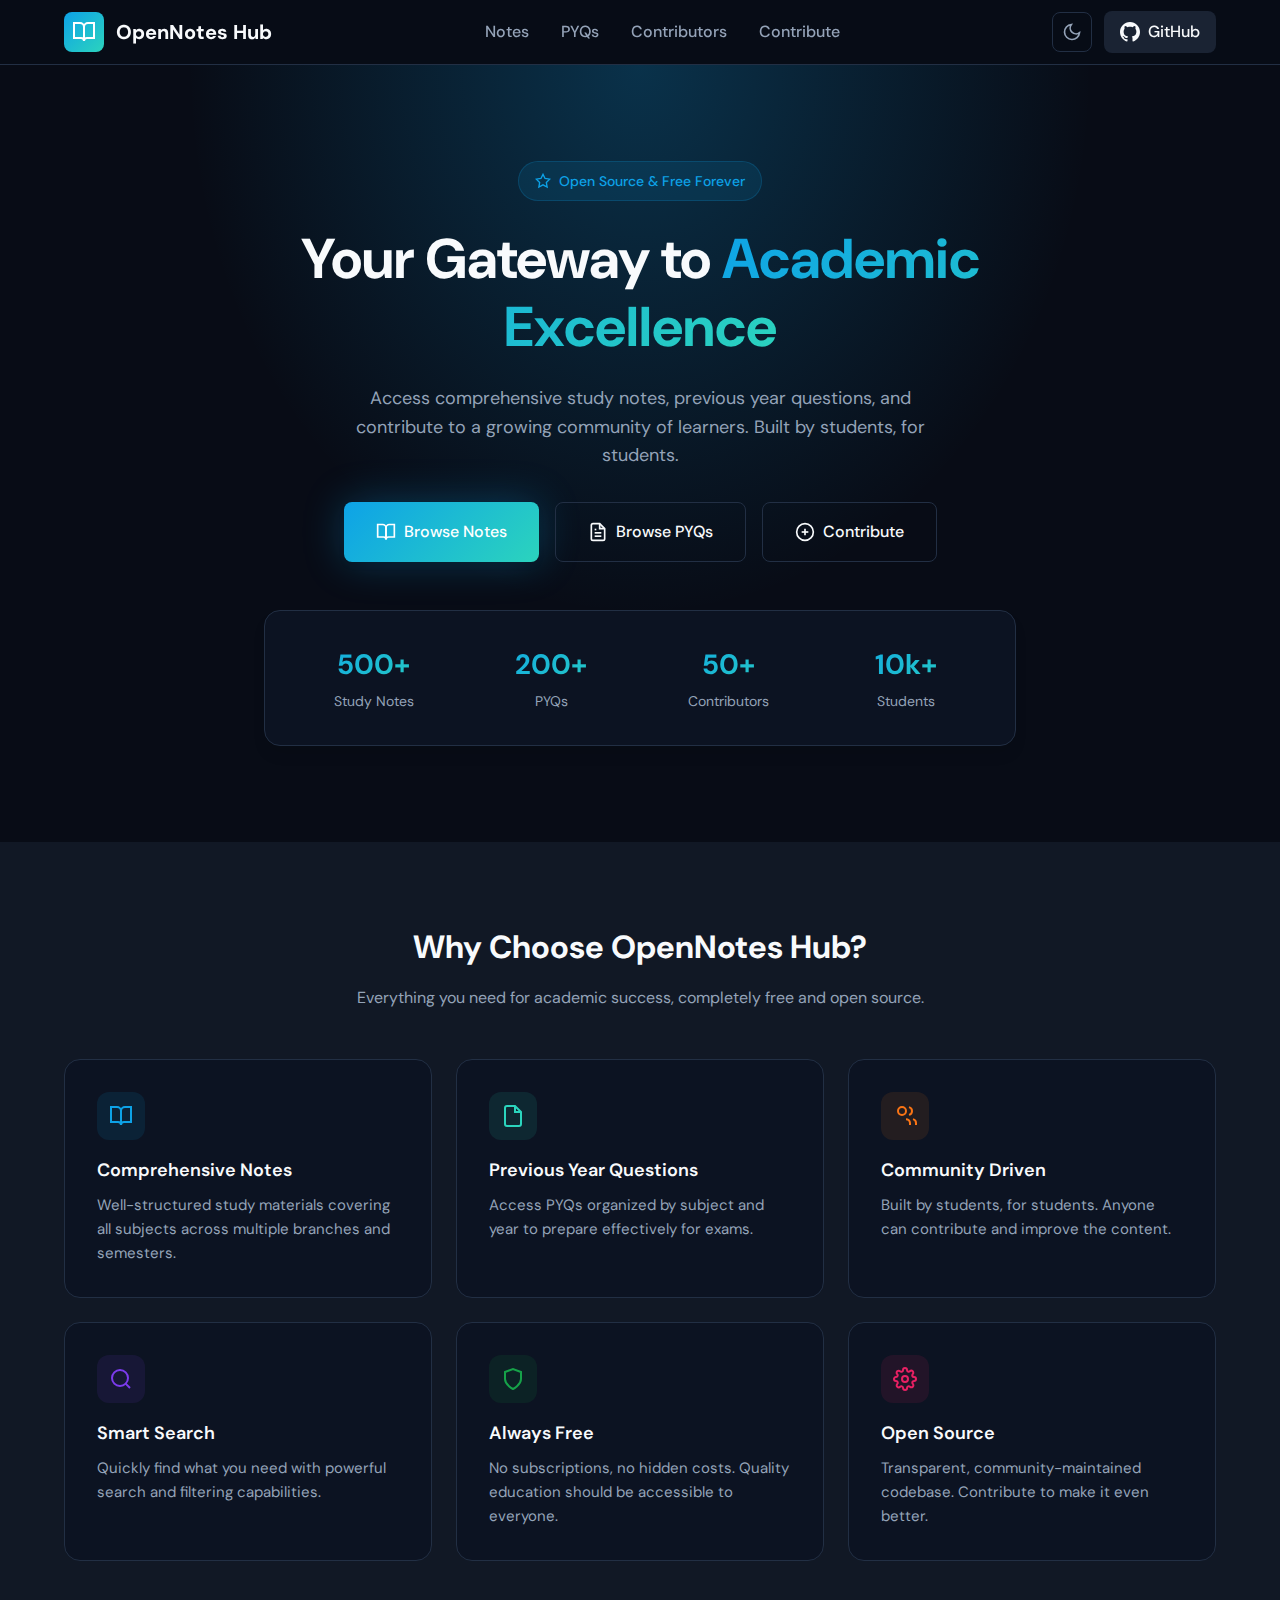
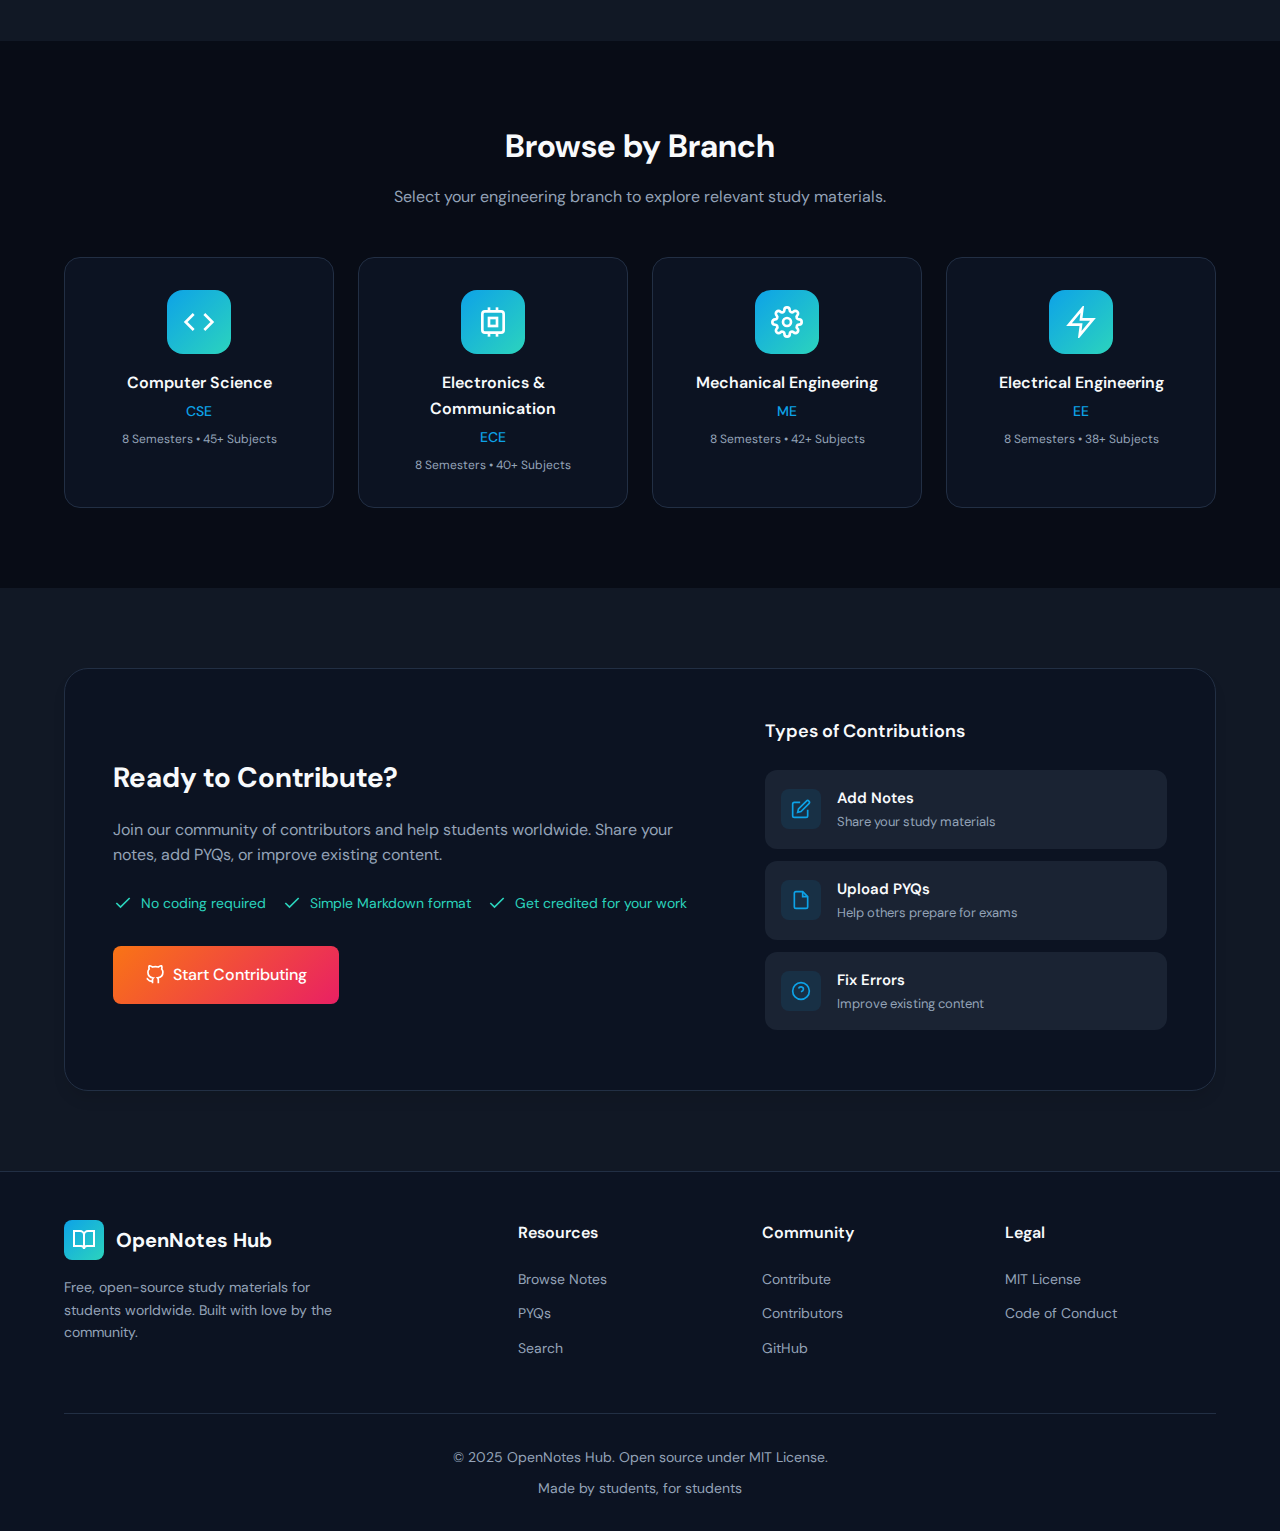
<file: index.html>
<!DOCTYPE html>
<html lang="en">
<head>
    <meta charset="UTF-8">
    <meta name="viewport" content="width=device-width, initial-scale=1.0">
    <title>OpenNotes Hub - Free Study Notes & PYQs for Students</title>
    <meta name="description" content="Access free study notes, previous year questions, and contribute to the open-source education community.">
    <link rel="stylesheet" href="styles.css">
    <link rel="icon" href="favicon.ico" type="image/x-icon">

    <link rel="preconnect" href="https://fonts.googleapis.com">
    <link rel="preconnect" href="https://fonts.gstatic.com" crossorigin>
    <link href="https://fonts.googleapis.com/css2?family=DM+Sans:wght@400;500;600;700&family=JetBrains+Mono:wght@400;500&display=swap" rel="stylesheet">
</head>
<body>
    <!-- Header -->
    <header class="header">
        <div class="container header-content">
<a href="index.html" class="logo">
    <div class="logo-icon">
        <svg width="24" height="24" viewBox="0 0 24 24" fill="none" stroke="currentColor" stroke-width="2">
            <path d="M2 3h6a4 4 0 0 1 4 4v14a3 3 0 0 0-3-3H2z"></path>
            <path d="M22 3h-6a4 4 0 0 0-4 4v14a3 3 0 0 1 3-3h7z"></path>
        </svg>
    </div>
    <span class="logo-text">OpenNotes Hub</span>
</a>

            <nav class="nav-desktop">
                <a href="notes.html" class="nav-link">Notes</a>
                <a href="pyqs.html" class="nav-link">PYQs</a>
                <a href="contributors.html" class="nav-link">Contributors</a>
                <a href="contribute.html" class="nav-link">Contribute</a>
            </nav>

            <div class="header-actions">
                <button class="theme-toggle" id="themeToggle" aria-label="Toggle dark mode">
                    <svg class="sun-icon" width="20" height="20" viewBox="0 0 24 24" fill="none" stroke="currentColor" stroke-width="2">
                        <circle cx="12" cy="12" r="5"></circle>
                        <line x1="12" y1="1" x2="12" y2="3"></line>
                        <line x1="12" y1="21" x2="12" y2="23"></line>
                        <line x1="4.22" y1="4.22" x2="5.64" y2="5.64"></line>
                        <line x1="18.36" y1="18.36" x2="19.78" y2="19.78"></line>
                        <line x1="1" y1="12" x2="3" y2="12"></line>
                        <line x1="21" y1="12" x2="23" y2="12"></line>
                        <line x1="4.22" y1="19.78" x2="5.64" y2="18.36"></line>
                        <line x1="18.36" y1="5.64" x2="19.78" y2="4.22"></line>
                    </svg>
                    <svg class="moon-icon" width="20" height="20" viewBox="0 0 24 24" fill="none" stroke="currentColor" stroke-width="2">
                        <path d="M21 12.79A9 9 0 1 1 11.21 3 7 7 0 0 0 21 12.79z"></path>
                    </svg>
                </button>
                <a href="https://github.com/RelaxItsAryan/Open-Notes-Hub.git" target="_blank" class="github-link">
                    <svg width="20" height="20" viewBox="0 0 24 24" fill="currentColor">
                        <path d="M12 0c-6.626 0-12 5.373-12 12 0 5.302 3.438 9.8 8.207 11.387.599.111.793-.261.793-.577v-2.234c-3.338.726-4.033-1.416-4.033-1.416-.546-1.387-1.333-1.756-1.333-1.756-1.089-.745.083-.729.083-.729 1.205.084 1.839 1.237 1.839 1.237 1.07 1.834 2.807 1.304 3.492.997.107-.775.418-1.305.762-1.604-2.665-.305-5.467-1.334-5.467-5.931 0-1.311.469-2.381 1.236-3.221-.124-.303-.535-1.524.117-3.176 0 0 1.008-.322 3.301 1.23.957-.266 1.983-.399 3.003-.404 1.02.005 2.047.138 3.006.404 2.291-1.552 3.297-1.23 3.297-1.23.653 1.653.242 2.874.118 3.176.77.84 1.235 1.911 1.235 3.221 0 4.609-2.807 5.624-5.479 5.921.43.372.823 1.102.823 2.222v3.293c0 .319.192.694.801.576 4.765-1.589 8.199-6.086 8.199-11.386 0-6.627-5.373-12-12-12z"/>
                    </svg>
                    <span>GitHub</span>
                </a>
            </div>

            <button class="mobile-menu-toggle" id="mobileMenuToggle" aria-label="Toggle menu">
                <svg width="24" height="24" viewBox="0 0 24 24" fill="none" stroke="currentColor" stroke-width="2">
                    <line x1="3" y1="12" x2="21" y2="12"></line>
                    <line x1="3" y1="6" x2="21" y2="6"></line>
                    <line x1="3" y1="18" x2="21" y2="18"></line>
                </svg>
            </button>
        </div>

        <nav class="nav-mobile" id="mobileNav">
            <a href="notes.html" class="nav-link">Notes</a>
            <a href="pyqs.html" class="nav-link">PYQs</a>
            <a href="contributors.html" class="nav-link">Contributors</a>
            <a href="contribute.html" class="nav-link">Contribute</a>
        </nav>
    </header>

    <main>
        <!-- Hero Section -->
        <section class="hero">
            <!-- Hero content -->
            <div class="hero-glow"></div>
            <div class="container hero-content">
                <span class="hero-badge">
                    <svg width="16" height="16" viewBox="0 0 24 24" fill="none" stroke="currentColor" stroke-width="2">
                        <polygon points="12 2 15.09 8.26 22 9.27 17 14.14 18.18 21.02 12 17.77 5.82 21.02 7 14.14 2 9.27 8.91 8.26 12 2"></polygon>
                    </svg>
                    Open Source & Free Forever
                </span>

                <h1 class="hero-title">
                    Your Gateway to
                    <span class="gradient-text">Academic Excellence</span>
                </h1>

                <p class="hero-description">
                    Access comprehensive study notes, previous year questions, and contribute to a growing community of learners. Built by students, for students.
                </p>

                <div class="hero-buttons">
                    <a href="notes.html" class="btn btn-primary btn-lg">
                        <svg width="20" height="20" viewBox="0 0 24 24" fill="none" stroke="currentColor" stroke-width="2">
                            <path d="M2 3h6a4 4 0 0 1 4 4v14a3 3 0 0 0-3-3H2z"></path>
                            <path d="M22 3h-6a4 4 0 0 0-4 4v14a3 3 0 0 1 3-3h7z"></path>
                        </svg>
                        Browse Notes
                    </a>
                    <a href="pyqs.html" class="btn btn-outline btn-lg">
                        <svg width="20" height="20" viewBox="0 0 24 24" fill="none" stroke="currentColor" stroke-width="2">
                            <path d="M14 2H6a2 2 0 0 0-2 2v16a2 2 0 0 0 2 2h12a2 2 0 0 0 2-2V8z"></path>
                            <polyline points="14 2 14 8 20 8"></polyline>
                            <line x1="16" y1="13" x2="8" y2="13"></line>
                            <line x1="16" y1="17" x2="8" y2="17"></line>
                            <polyline points="10 9 9 9 8 9"></polyline>
                        </svg>
                        Browse PYQs
                    </a>
                    <a href="contribute.html" class="btn btn-outline btn-lg">
                        <svg width="20" height="20" viewBox="0 0 24 24" fill="none" stroke="currentColor" stroke-width="2">
                            <circle cx="12" cy="12" r="10"></circle>
                            <line x1="12" y1="8" x2="12" y2="16"></line>
                            <line x1="8" y1="12" x2="16" y2="12"></line>
                        </svg>
                        Contribute
                    </a>
                </div>

                <div class="hero-stats">
                    <div class="stat">
                        <span class="stat-value">500+</span>
                        <span class="stat-label">Study Notes</span>
                    </div>
                    <div class="stat">
                        <span class="stat-value">200+</span>
                        <span class="stat-label">PYQs</span>
                    </div>
                    <div class="stat">
                        <span class="stat-value">50+</span>
                        <span class="stat-label">Contributors</span>
                    </div>
                    <div class="stat">
                        <span class="stat-value">10k+</span>
                        <span class="stat-label">Students</span>
                    </div>
                </div>
            </div>
        </section>

        <!-- Features Section -->
        <section class="features">
            <div class="container">
                <div class="section-header">
                    <h2 class="section-title">Why Choose OpenNotes Hub?</h2>
                    <p class="section-description">Everything you need for academic success, completely free and open source.</p>
                </div>

                <div class="features-grid">
                    <div class="feature-card">
                        <div class="feature-icon blue">
                            <svg width="24" height="24" viewBox="0 0 24 24" fill="none" stroke="currentColor" stroke-width="2">
                                <path d="M2 3h6a4 4 0 0 1 4 4v14a3 3 0 0 0-3-3H2z"></path>
                                <path d="M22 3h-6a4 4 0 0 0-4 4v14a3 3 0 0 1 3-3h7z"></path>
                            </svg>
                        </div>
                        <h3>Comprehensive Notes</h3>
                        <p>Well-structured study materials covering all subjects across multiple branches and semesters.</p>
                    </div>

                    <div class="feature-card">
                        <div class="feature-icon teal">
                            <svg width="24" height="24" viewBox="0 0 24 24" fill="none" stroke="currentColor" stroke-width="2">
                                <path d="M14 2H6a2 2 0 0 0-2 2v16a2 2 0 0 0 2 2h12a2 2 0 0 0 2-2V8z"></path>
                                <polyline points="14 2 14 8 20 8"></polyline>
                            </svg>
                        </div>
                        <h3>Previous Year Questions</h3>
                        <p>Access PYQs organized by subject and year to prepare effectively for exams.</p>
                    </div>

                    <div class="feature-card">
                        <div class="feature-icon orange">
                            <svg width="24" height="24" viewBox="0 0 24 24" fill="none" stroke="currentColor" stroke-width="2">
                                <path d="M17 21v-2a4 4 0 0 0-4-3.87"></path>
                                <circle cx="9" cy="7" r="4"></circle>
                                <path d="M23 21v-2a4 4 0 0 0-3-3.87"></path>
                                <path d="M16 3.13a4 4 0 0 1 0 7.75"></path>
                            </svg>
                        </div>
                        <h3>Community Driven</h3>
                        <p>Built by students, for students. Anyone can contribute and improve the content.</p>
                    </div>

                    <div class="feature-card">
                        <div class="feature-icon purple">
                            <svg width="24" height="24" viewBox="0 0 24 24" fill="none" stroke="currentColor" stroke-width="2">
                                <circle cx="11" cy="11" r="8"></circle>
                                <line x1="21" y1="21" x2="16.65" y2="16.65"></line>
                            </svg>
                        </div>
                        <h3>Smart Search</h3>
                        <p>Quickly find what you need with powerful search and filtering capabilities.</p>
                    </div>

                    <div class="feature-card">
                        <div class="feature-icon green">
                            <svg width="24" height="24" viewBox="0 0 24 24" fill="none" stroke="currentColor" stroke-width="2">
                                <path d="M12 22s8-4 8-10V5l-8-3-8 3v7c0 6 8 10 8 10z"></path>
                            </svg>
                        </div>
                        <h3>Always Free</h3>
                        <p>No subscriptions, no hidden costs. Quality education should be accessible to everyone.</p>
                    </div>

                    <div class="feature-card">
                        <div class="feature-icon pink">
                            <svg width="24" height="24" viewBox="0 0 24 24" fill="none" stroke="currentColor" stroke-width="2">
                                <circle cx="12" cy="12" r="3"></circle>
                                <path d="M19.4 15a1.65 1.65 0 0 0 .33 1.82l.06.06a2 2 0 0 1 0 2.83 2 2 0 0 1-2.83 0l-.06-.06a1.65 1.65 0 0 0-1.82-.33 1.65 1.65 0 0 0-1 1.51V21a2 2 0 0 1-2 2 2 2 0 0 1-2-2v-.09A1.65 1.65 0 0 0 9 19.4a1.65 1.65 0 0 0-1.82.33l-.06.06a2 2 0 0 1-2.83 0 2 2 0 0 1 0-2.83l.06-.06a1.65 1.65 0 0 0 .33-1.82 1.65 1.65 0 0 0-1.51-1H3a2 2 0 0 1-2-2 2 2 0 0 1 2-2h.09A1.65 1.65 0 0 0 4.6 9a1.65 1.65 0 0 0-.33-1.82l-.06-.06a2 2 0 0 1 0-2.83 2 2 0 0 1 2.83 0l.06.06a1.65 1.65 0 0 0 1.82.33H9a1.65 1.65 0 0 0 1-1.51V3a2 2 0 0 1 2-2 2 2 0 0 1 2 2v.09a1.65 1.65 0 0 0 1 1.51 1.65 1.65 0 0 0 1.82-.33l.06-.06a2 2 0 0 1 2.83 0 2 2 0 0 1 0 2.83l-.06.06a1.65 1.65 0 0 0-.33 1.82V9a1.65 1.65 0 0 0 1.51 1H21a2 2 0 0 1 2 2 2 2 0 0 1-2 2h-.09a1.65 1.65 0 0 0-1.51 1z"></path>
                            </svg>
                        </div>
                        <h3>Open Source</h3>
                        <p>Transparent, community-maintained codebase. Contribute to make it even better.</p>
                    </div>
                </div>
            </div>
        </section>

        <!-- Branches Section -->
        <section class="branches">
            <div class="container">
                <div class="section-header">
                    <h2 class="section-title">Browse by Branch</h2>
                    <p class="section-description">Select your engineering branch to explore relevant study materials.</p>
                </div>

                <div class="branches-grid">
                    <a href="notes.html?branch=cse" class="branch-card" aria-label="Browse Computer Science notes">
                        <div class="branch-icon">
                            <svg width="32" height="32" viewBox="0 0 24 24" fill="none" stroke="currentColor" stroke-width="2">
                                <polyline points="16 18 22 12 16 6"></polyline>
                                <polyline points="8 6 2 12 8 18"></polyline>
                            </svg>
                        </div>
                        <h3>Computer Science</h3>
                        <p>CSE</p>
                        <span class="branch-count">8 Semesters • 45+ Subjects</span>
                    </a>

                    <a href="notes.html?branch=ece" class="branch-card" aria-label="Browse Electronics & Communication notes">
                        <div class="branch-icon">
                            <svg width="32" height="32" viewBox="0 0 24 24" fill="none" stroke="currentColor" stroke-width="2">
                                <rect x="4" y="4" width="16" height="16" rx="2" ry="2"></rect>
                                <rect x="9" y="9" width="6" height="6"></rect>
                                <line x1="9" y1="1" x2="9" y2="4"></line>
                                <line x1="15" y1="1" x2="15" y2="4"></line>
                                <line x1="9" y1="20" x2="9" y2="23"></line>
                                <line x1="15" y1="20" x2="15" y2="23"></line>
                            </svg>
                        </div>
                        <h3>Electronics & Communication</h3>
                        <p>ECE</p>
                        <span class="branch-count">8 Semesters • 40+ Subjects</span>
                    </a>

                    <a href="notes.html?branch=me" class="branch-card" aria-label="Browse Mechanical Engineering notes">
                        <div class="branch-icon">
                            <svg width="32" height="32" viewBox="0 0 24 24" fill="none" stroke="currentColor" stroke-width="2">
                                <circle cx="12" cy="12" r="3"></circle>
                                <path d="M19.4 15a1.65 1.65 0 0 0 .33 1.82l.06.06a2 2 0 0 1 0 2.83 2 2 0 0 1-2.83 0l-.06-.06a1.65 1.65 0 0 0-1.82-.33 1.65 1.65 0 0 0-1 1.51V21a2 2 0 0 1-2 2 2 2 0 0 1-2-2v-.09A1.65 1.65 0 0 0 9 19.4a1.65 1.65 0 0 0-1.82.33l-.06.06a2 2 0 0 1-2.83 0 2 2 0 0 1 0-2.83l.06-.06a1.65 1.65 0 0 0 .33-1.82 1.65 1.65 0 0 0-1.51-1H3a2 2 0 0 1-2-2 2 2 0 0 1 2-2h.09A1.65 1.65 0 0 0 4.6 9a1.65 1.65 0 0 0-.33-1.82l-.06-.06a2 2 0 0 1 0-2.83 2 2 0 0 1 2.83 0l.06.06a1.65 1.65 0 0 0 1.82.33H9a1.65 1.65 0 0 0 1-1.51V3a2 2 0 0 1 2-2 2 2 0 0 1 2 2v.09a1.65 1.65 0 0 0 1 1.51 1.65 1.65 0 0 0 1.82-.33l.06-.06a2 2 0 0 1 2.83 0 2 2 0 0 1 0 2.83l-.06.06a1.65 1.65 0 0 0-.33 1.82V9a1.65 1.65 0 0 0 1.51 1H21a2 2 0 0 1 2 2 2 2 0 0 1-2 2h-.09a1.65 1.65 0 0 0-1.51 1z"></path>
                            </svg>
                        </div>
                        <h3>Mechanical Engineering</h3>
                        <p>ME</p>
                        <span class="branch-count">8 Semesters • 42+ Subjects</span>
                    </a>

                    <a href="notes.html?branch=ee" class="branch-card" aria-label="Browse Electrical Engineering notes">
                        <div class="branch-icon">
                            <svg width="32" height="32" viewBox="0 0 24 24" fill="none" stroke="currentColor" stroke-width="2">
                                <polygon points="13 2 3 14 12 14 11 22 21 10 12 10 13 2"></polygon>
                            </svg>
                        </div>
                        <h3>Electrical Engineering</h3>
                        <p>EE</p>
                        <span class="branch-count">8 Semesters • 38+ Subjects</span>
                    </a>
                </div>
            </div>
        </section>

        <!-- CTA Section -->
        <section class="cta">
            <div class="container">
                <div class="cta-card">
                    <div class="cta-content">
                        <h2>Ready to Contribute?</h2>
                        <p>Join our community of contributors and help students worldwide. Share your notes, add PYQs, or improve existing content.</p>

                        <div class="cta-features">
                            <div class="cta-feature">
                                <svg width="20" height="20" viewBox="0 0 24 24" fill="none" stroke="currentColor" stroke-width="2">
                                    <polyline points="20 6 9 17 4 12"></polyline>
                                </svg>
                                <span>No coding required</span>
                            </div>
                            <div class="cta-feature">
                                <svg width="20" height="20" viewBox="0 0 24 24" fill="none" stroke="currentColor" stroke-width="2">
                                    <polyline points="20 6 9 17 4 12"></polyline>
                                </svg>
                                <span>Simple Markdown format</span>
                            </div>
                            <div class="cta-feature">
                                <svg width="20" height="20" viewBox="0 0 24 24" fill="none" stroke="currentColor" stroke-width="2">
                                    <polyline points="20 6 9 17 4 12"></polyline>
                                </svg>
                                <span>Get credited for your work</span>
                            </div>
                        </div>

                        <a href="contribute.html" class="btn btn-accent btn-lg">
                            <svg width="20" height="20" viewBox="0 0 24 24" fill="none" stroke="currentColor" stroke-width="2">
                                <path d="M9 19c-5 1.5-5-2.5-7-3m14 6v-3.87a3.37 3.37 0 0 0-.94-2.61c3.14-.35 6.44-1.54 6.44-7A5.44 5.44 0 0 0 20 4.77 5.07 5.07 0 0 0 19.91 1S18.73.65 16 2.48a13.38 13.38 0 0 0-7 0C6.27.65 5.09 1 5.09 1A5.07 5.07 0 0 0 5 4.77a5.44 5.44 0 0 0-1.5 3.78c0 5.42 3.3 6.61 6.44 7A3.37 3.37 0 0 0 9 18.13V22"></path>
                            </svg>
                            Start Contributing
                        </a>
                    </div>

                    <div class="cta-types">
                        <h3>Types of Contributions</h3>
                        <div class="contribution-type">
                            <div class="type-icon">
                                <svg width="20" height="20" viewBox="0 0 24 24" fill="none" stroke="currentColor" stroke-width="2">
                                    <path d="M11 4H4a2 2 0 0 0-2 2v14a2 2 0 0 0 2 2h14a2 2 0 0 0 2-2v-7"></path>
                                    <path d="M18.5 2.5a2.121 2.121 0 0 1 3 3L12 15l-4 1 1-4 9.5-9.5z"></path>
                                </svg>
                            </div>
                            <div>
                                <h4>Add Notes</h4>
                                <p>Share your study materials</p>
                            </div>
                        </div>
                        <div class="contribution-type">
                            <div class="type-icon">
                                <svg width="20" height="20" viewBox="0 0 24 24" fill="none" stroke="currentColor" stroke-width="2">
                                    <path d="M14 2H6a2 2 0 0 0-2 2v16a2 2 0 0 0 2 2h12a2 2 0 0 0 2-2V8z"></path>
                                    <polyline points="14 2 14 8 20 8"></polyline>
                                </svg>
                            </div>
                            <div>
                                <h4>Upload PYQs</h4>
                                <p>Help others prepare for exams</p>
                            </div>
                        </div>
                        <div class="contribution-type">
                            <div class="type-icon">
                                <svg width="20" height="20" viewBox="0 0 24 24" fill="none" stroke="currentColor" stroke-width="2">
                                    <circle cx="12" cy="12" r="10"></circle>
                                    <path d="M9.09 9a3 3 0 0 1 5.83 1c0 2-3 3-3 3"></path>
                                    <line x1="12" y1="17" x2="12.01" y2="17"></line>
                                </svg>
                            </div>
                            <div>
                                <h4>Fix Errors</h4>
                                <p>Improve existing content</p>
                            </div>
                        </div>
                    </div>
                </div>
            </div>
        </section>
    </main>

    <!-- Footer -->
    <footer class="footer">
        <div class="container">
            <div class="footer-grid">
                <div class="footer-brand">
                    <a href="index.html" class="logo">
                        <div class="logo-icon">
                            <svg width="24" height="24" viewBox="0 0 24 24" fill="none" stroke="currentColor" stroke-width="2">
                                <path d="M2 3h6a4 4 0 0 1 4 4v14a3 3 0 0 0-3-3H2z"></path>
                                <path d="M22 3h-6a4 4 0 0 0-4 4v14a3 3 0 0 1 3-3h7z"></path>
                            </svg>
                        </div>
                        <span class="logo-text">OpenNotes Hub</span>
                    </a>
                    <p>Free, open-source study materials for students worldwide. Built with love by the community.</p>
                </div>

                <div class="footer-links">
                    <h4>Resources</h4>
                    <a href="notes.html">Browse Notes</a>
                    <a href="pyqs.html">PYQs</a>
                    <a href="search.html">Search</a>
                </div>

                <div class="footer-links">
                    <h4>Community</h4>
                    <a href="contribute.html">Contribute</a>
                    <a href="contributors.html">Contributors</a>
                    <a href="https://github.com/RelaxItsAryan/Open-Notes-Hub.git" target="_blank">GitHub</a>
                </div>

                <div class="footer-links">
                    <h4>Legal</h4>
                    <a href="https://github.com/RelaxItsAryan/Open-Notes-Hub/blob/main/LICENSE" target="_blank">MIT License</a>
                    <a href="https://github.com/RelaxItsAryan/Open-Notes-Hub/blob/main/CODE_OF_CONDUCT.md" target="_blank">Code of Conduct</a>
                </div>
            </div>

            <div class="footer-bottom">
                <p>&copy; 2025 OpenNotes Hub. Open source under MIT License.</p>
                <p>Made by students, for students</p>
            </div>
        </div>
    </footer>

    <script src="script.js"></script>
</body>
</html>
</file>
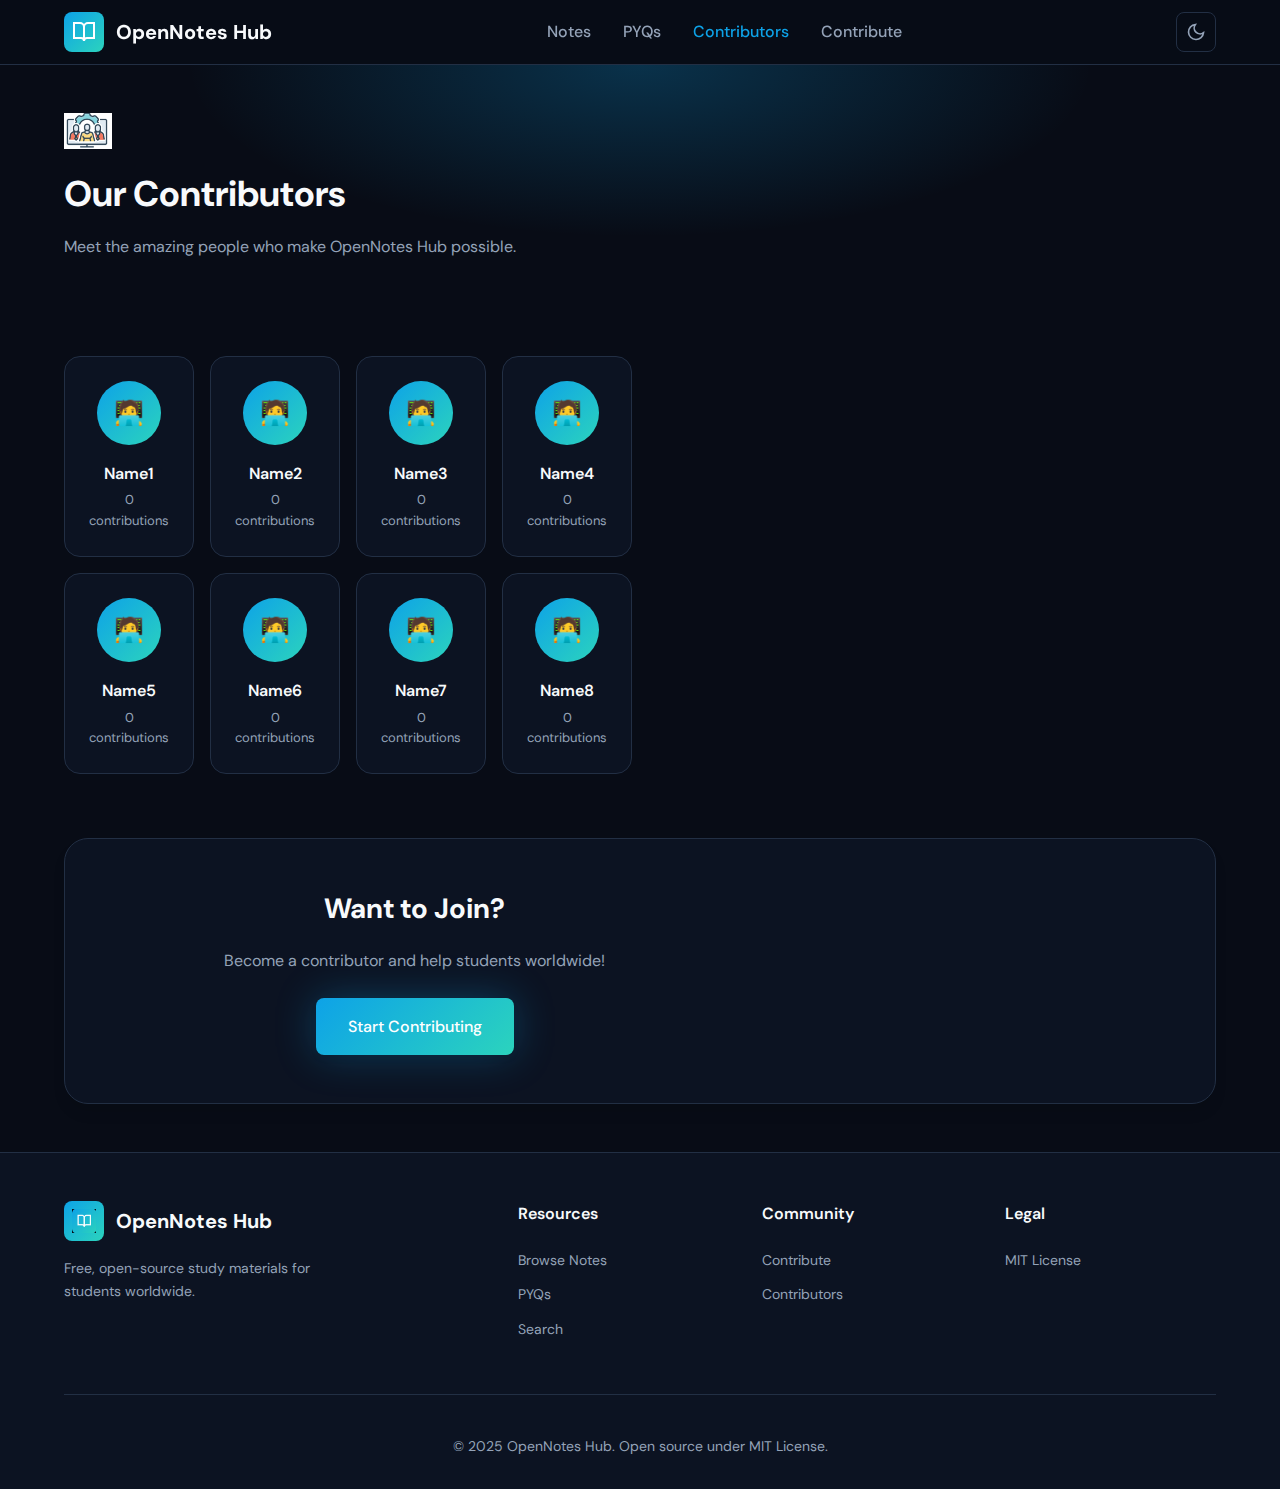
<file: contributors.html>
<!DOCTYPE html>
<html lang="en">
<head>
    <meta charset="UTF-8">
    <meta name="viewport" content="width=device-width, initial-scale=1.0">
    <title>Contributors - OpenNotes Hub</title>
    <meta name="description" content="Meet the amazing contributors who make OpenNotes Hub possible.">
    <link rel="stylesheet" href="styles.css">
    <link rel="icon" href="favicon.ico" type="image/x-icon">
    <link rel="preconnect" href="https://fonts.googleapis.com">
    <link rel="preconnect" href="https://fonts.gstatic.com" crossorigin>
    <link href="https://fonts.googleapis.com/css2?family=DM+Sans:wght@400;500;600;700&family=JetBrains+Mono:wght@400;500&display=swap" rel="stylesheet">
</head>
<body>
    <!-- Header -->
    <header class="header">
        <div class="container header-content">
<a href="index.html" class="logo">
    <div class="logo-icon">
        <svg width="24" height="24" viewBox="0 0 24 24" fill="none" stroke="currentColor" stroke-width="2">
            <path d="M2 3h6a4 4 0 0 1 4 4v14a3 3 0 0 0-3-3H2z"></path>
            <path d="M22 3h-6a4 4 0 0 0-4 4v14a3 3 0 0 1 3-3h7z"></path>
        </svg>
    </div>
    <span class="logo-text">OpenNotes Hub</span>
</a>

            <nav class="nav-desktop">
                <a href="notes.html" class="nav-link">Notes</a>
                <a href="pyqs.html" class="nav-link">PYQs</a>
                <a href="contributors.html" class="nav-link active">Contributors</a>
                <a href="contribute.html" class="nav-link">Contribute</a>
            </nav>

            <div class="header-actions">
                <button class="theme-toggle" id="themeToggle" aria-label="Toggle dark mode">
                    <svg class="sun-icon" width="20" height="20" viewBox="0 0 24 24" fill="none" stroke="currentColor" stroke-width="2">
                        <circle cx="12" cy="12" r="5"></circle>
                        <line x1="12" y1="1" x2="12" y2="3"></line>
                        <line x1="12" y1="21" x2="12" y2="23"></line>
                        <line x1="4.22" y1="4.22" x2="5.64" y2="5.64"></line>
                        <line x1="18.36" y1="18.36" x2="19.78" y2="19.78"></line>
                        <line x1="1" y1="12" x2="3" y2="12"></line>
                        <line x1="21" y1="12" x2="23" y2="12"></line>
                        <line x1="4.22" y1="19.78" x2="5.64" y2="18.36"></line>
                        <line x1="18.36" y1="5.64" x2="19.78" y2="4.22"></line>
                    </svg>
                    <svg class="moon-icon" width="20" height="20" viewBox="0 0 24 24" fill="none" stroke="currentColor" stroke-width="2">
                        <path d="M21 12.79A9 9 0 1 1 11.21 3 7 7 0 0 0 21 12.79z"></path>
                    </svg>
                </button>
            </div>

            <button class="mobile-menu-toggle" id="mobileMenuToggle" aria-label="Toggle menu">
                <svg width="24" height="24" viewBox="0 0 24 24" fill="none" stroke="currentColor" stroke-width="2">
                    <line x1="3" y1="12" x2="21" y2="12"></line>
                    <line x1="3" y1="6" x2="21" y2="6"></line>
                    <line x1="3" y1="18" x2="21" y2="18"></line>
                </svg>
            </button>
        </div>

        <nav class="nav-mobile" id="mobileNav">
            <a href="notes.html" class="nav-link">Notes</a>
            <a href="pyqs.html" class="nav-link">PYQs</a>
            <a href="contributors.html" class="nav-link">Contributors</a>
            <a href="contribute.html" class="nav-link">Contribute</a>
        </nav>
    </header>

    <main>
        <section class="page-header">
            <div class="container">
                <img src="assets/images/contributors.png" alt="Contributors" class="section-icon">
                <h1 class="page-title">Our Contributors</h1>
                <p class="page-description">Meet the amazing people who make OpenNotes Hub possible.</p>
            </div>
        </section>

        <section class="page-content">
            <div class="container">
                <div id="contributorsContent" class="contributors-grid">
                    <!-- Content will be loaded by JavaScript -->
                </div>

                <div class="cta-card" style="margin-top: 4rem;">
                    <div class="cta-content" style="text-align: center;">
                        <h2>Want to Join?</h2>
                        <p>Become a contributor and help students worldwide!</p>
                        <a href="contribute.html" class="btn btn-primary btn-lg">Start Contributing</a>
                    </div>
                </div>
            </div>
        </section>
    </main>

    <!-- Footer -->
    <footer class="footer">
        <div class="container">
            <div class="footer-grid">
                <div class="footer-brand">
                    <a href="index.html" class="logo">
                        <div class="logo-icon">
                            <img src="assets/images/logo.png" alt="OpenNotes Hub Logo">
                        </div>
                        <span class="logo-text">OpenNotes Hub</span>
                    </a>
                    <p>Free, open-source study materials for students worldwide.</p>
                </div>

                <div class="footer-links">
                    <h4>Resources</h4>
                    <a href="notes.html">Browse Notes</a>
                    <a href="pyqs.html">PYQs</a>
                    <a href="search.html">Search</a>
                </div>

                <div class="footer-links">
                    <h4>Community</h4>
                    <a href="contribute.html">Contribute</a>
                    <a href="contributors.html">Contributors</a>
                </div>

                <div class="footer-links">
                    <h4>Legal</h4>
                    <a href="https://github.com/RelaxItsAryan/Open-Notes-Hub/blob/main/LICENSE" target="_blank">MIT License</a>
                </div>
            </div>

            <div class="footer-bottom">
                <p>&copy; 2025 OpenNotes Hub. Open source under MIT License.</p>
            </div>
        </div>
    </footer>

    <script src="script.js"></script>
</body>
</html>
</file>
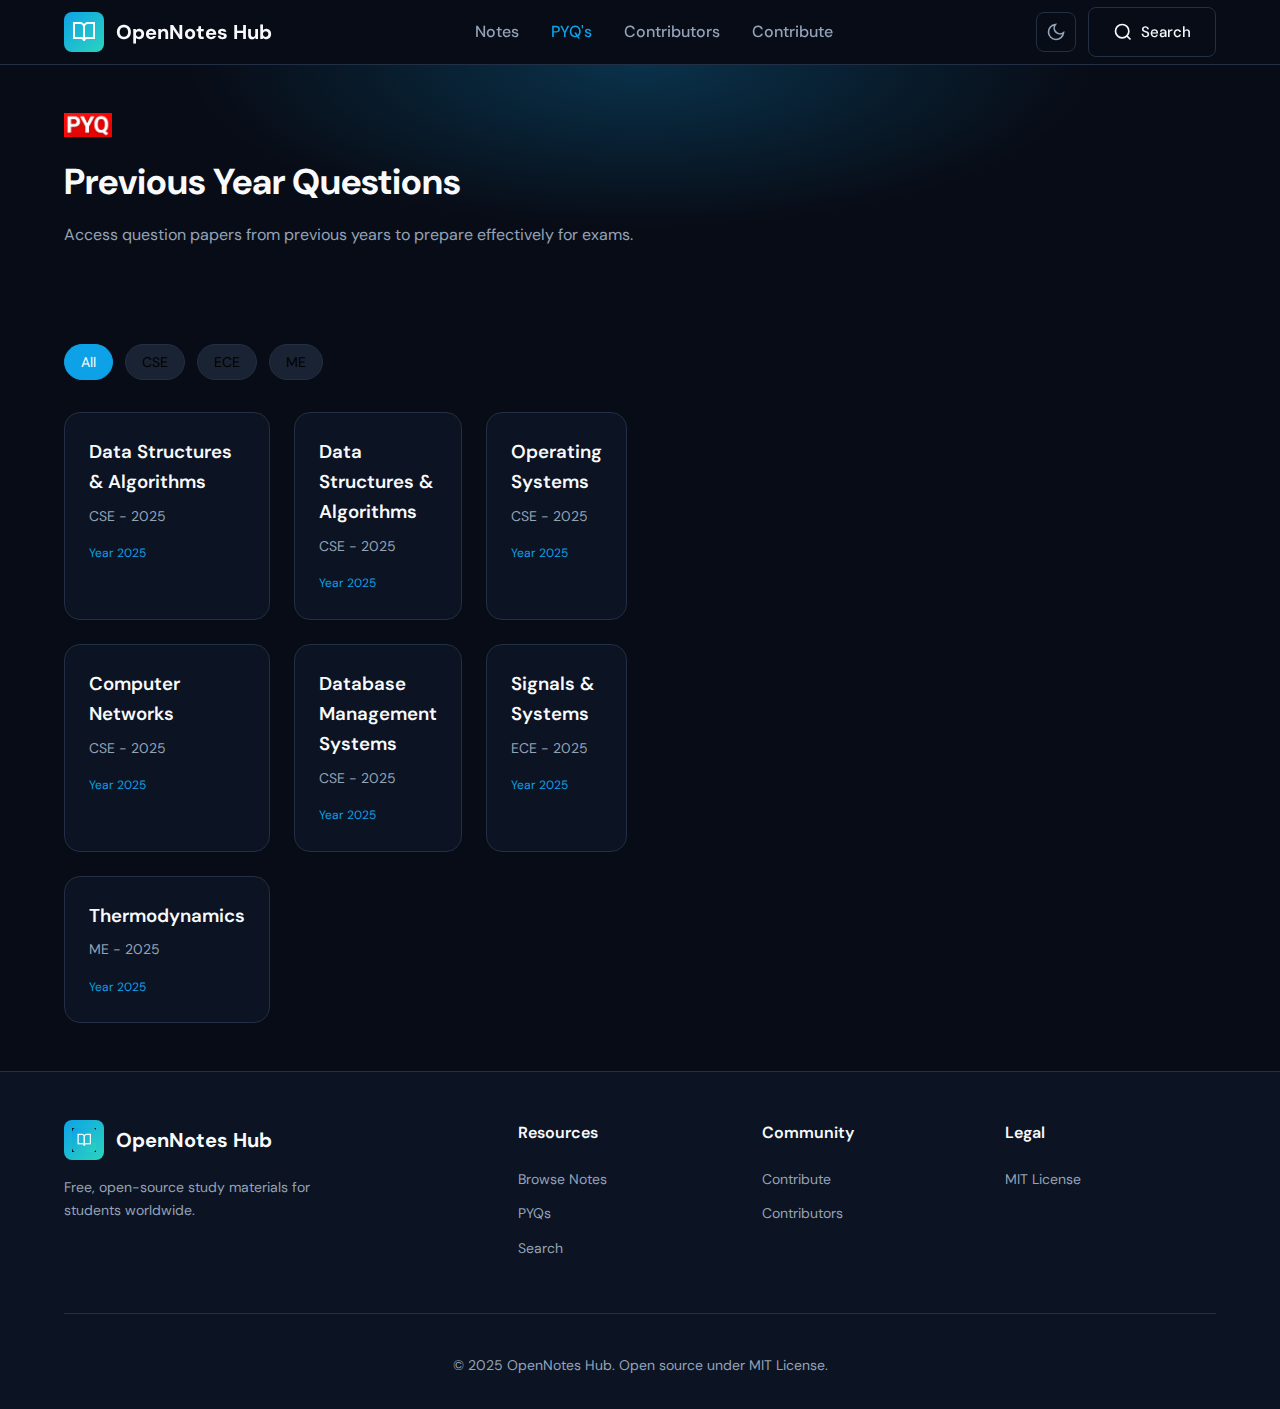
<file: pyqs.html>
<!DOCTYPE html>
<html lang="en">
<head>
    <meta charset="UTF-8">
    <meta name="viewport" content="width=device-width, initial-scale=1.0">
    <title>Previous Year Questions - OpenNotes Hub</title>
    <meta name="description" content="Access previous year question papers organized by subject and year.">
    <link rel="stylesheet" href="styles.css">
    <link rel="icon" href="favicon.ico" type="image/x-icon">
    <link rel="preconnect" href="https://fonts.googleapis.com">
    <link rel="preconnect" href="https://fonts.gstatic.com" crossorigin>
    <link href="https://fonts.googleapis.com/css2?family=DM+Sans:wght@400;500;600;700&family=JetBrains+Mono:wght@400;500&display=swap" rel="stylesheet">
</head>
<body>
    <!-- Header -->
    <header class="header">
        <div class="container header-content">
<a href="index.html" class="logo">
    <div class="logo-icon">
        <svg width="24" height="24" viewBox="0 0 24 24" fill="none" stroke="currentColor" stroke-width="2">
            <path d="M2 3h6a4 4 0 0 1 4 4v14a3 3 0 0 0-3-3H2z"></path>
            <path d="M22 3h-6a4 4 0 0 0-4 4v14a3 3 0 0 1 3-3h7z"></path>
        </svg>
    </div>
    <span class="logo-text">OpenNotes Hub</span>
</a>

            <nav class="nav-desktop">
                <a href="notes.html" class="nav-link">Notes</a>
                <a href="pyqs.html" class="nav-link active">PYQ's</a>
                <a href="contributors.html" class="nav-link">Contributors</a>
                <a href="contribute.html" class="nav-link">Contribute</a>
            </nav>

            <div class="header-actions">
                <button class="theme-toggle" id="themeToggle" aria-label="Toggle dark mode">
                    <svg class="sun-icon" width="20" height="20" viewBox="0 0 24 24" fill="none" stroke="currentColor" stroke-width="2">
                        <circle cx="12" cy="12" r="5"></circle>
                        <line x1="12" y1="1" x2="12" y2="3"></line>
                        <line x1="12" y1="21" x2="12" y2="23"></line>
                        <line x1="4.22" y1="4.22" x2="5.64" y2="5.64"></line>
                        <line x1="18.36" y1="18.36" x2="19.78" y2="19.78"></line>
                        <line x1="1" y1="12" x2="3" y2="12"></line>
                        <line x1="21" y1="12" x2="23" y2="12"></line>
                        <line x1="4.22" y1="19.78" x2="5.64" y2="18.36"></line>
                        <line x1="18.36" y1="5.64" x2="19.78" y2="4.22"></line>
                    </svg>
                    <svg class="moon-icon" width="20" height="20" viewBox="0 0 24 24" fill="none" stroke="currentColor" stroke-width="2">
                        <path d="M21 12.79A9 9 0 1 1 11.21 3 7 7 0 0 0 21 12.79z"></path>
                    </svg>
                </button>
                <a href="search.html" class="btn btn-outline">
                    <svg width="20" height="20" viewBox="0 0 24 24" fill="none" stroke="currentColor" stroke-width="2">
                        <circle cx="11" cy="11" r="8"></circle>
                        <line x1="21" y1="21" x2="16.65" y2="16.65"></line>
                    </svg>
                    <span>Search</span>
                </a>
            </div>

            <button class="mobile-menu-toggle" id="mobileMenuToggle" aria-label="Toggle menu">
                <svg width="24" height="24" viewBox="0 0 24 24" fill="none" stroke="currentColor" stroke-width="2">
                    <line x1="3" y1="12" x2="21" y2="12"></line>
                    <line x1="3" y1="6" x2="21" y2="6"></line>
                    <line x1="3" y1="18" x2="21" y2="18"></line>
                </svg>
            </button>
        </div>

        <nav class="nav-mobile" id="mobileNav">
            <a href="notes.html" class="nav-link">Notes</a>
            <a href="pyqs.html" class="nav-link">PYQs</a>
            <a href="contributors.html" class="nav-link">Contributors</a>
            <a href="contribute.html" class="nav-link">Contribute</a>
            <a href="search.html" class="nav-link">Search</a>
        </nav>
    </header>

    <main>
        <section class="page-header">
            <div class="container">
                <img src="assets/images/pyqs.png" alt="Previous Year Questions" class="section-icon">
                <h1 class="page-title">Previous Year Questions</h1>
                <p class="page-description">Access question papers from previous years to prepare effectively for exams.</p>
            </div>
        </section>

        <section class="page-content">
            <div class="container">
                <div class="filters" id="pyqFilters">
                    <!-- Filters will be loaded by JavaScript -->
                </div>
                <div id="pyqsContent" class="cards-grid">
                    <!-- Content will be loaded by JavaScript -->
                </div>
            </div>
        </section>
    </main>

    <!-- Footer -->
    <footer class="footer">
        <div class="container">
            <div class="footer-grid">
                <div class="footer-brand">
                    <a href="index.html" class="logo">
                        <div class="logo-icon">
                            <img src="assets/images/logo.png" alt="OpenNotes Hub Logo">
                        </div>
                        <span class="logo-text">OpenNotes Hub</span>
                    </a>
                    <p>Free, open-source study materials for students worldwide.</p>
                </div>

                <div class="footer-links">
                    <h4>Resources</h4>
                    <a href="notes.html">Browse Notes</a>
                    <a href="pyqs.html">PYQs</a>
                    <a href="search.html">Search</a>
                </div>

                <div class="footer-links">
                    <h4>Community</h4>
                    <a href="contribute.html">Contribute</a>
                    <a href="contributors.html">Contributors</a>
                </div>

                <div class="footer-links">
                    <h4>Legal</h4>
                    <a href="https://github.com/RelaxItsAryan/Open-Notes-Hub/blob/main/LICENSE" target="_blank">MIT License</a>
                </div>
            </div>

            <div class="footer-bottom">
                <p>&copy; 2025 OpenNotes Hub. Open source under MIT License.</p>
            </div>
        </div>
    </footer>

    <script src="script.js"></script>
</body>
</html>
</file>
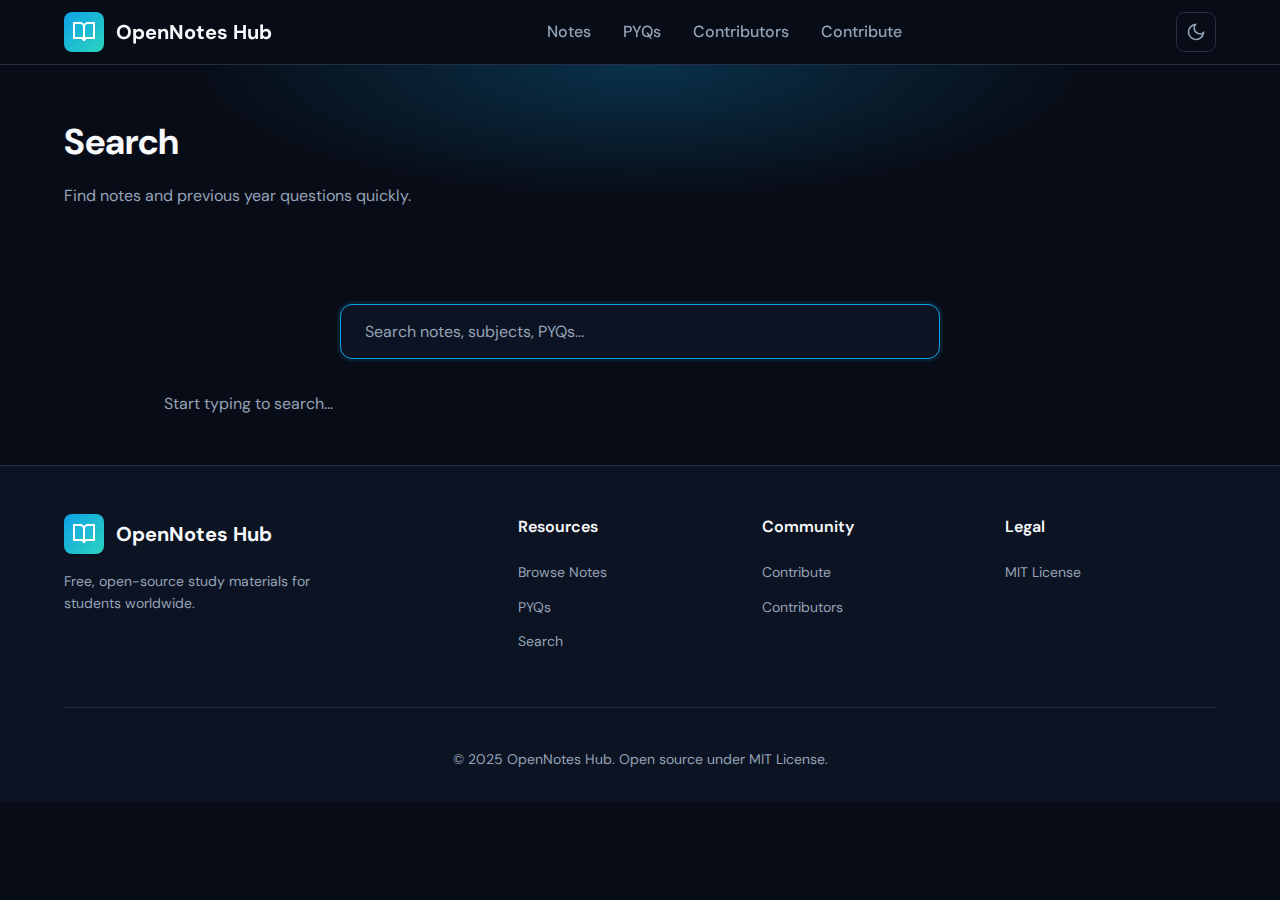
<file: search.html>
<!DOCTYPE html>
<html lang="en">
<head>
    <meta charset="UTF-8">
    <meta name="viewport" content="width=device-width, initial-scale=1.0">
    <title>Search - OpenNotes Hub</title>
    <meta name="description" content="Search study notes and previous year questions.">
    <link rel="stylesheet" href="styles.css">
    <link rel="icon" href="favicon.ico" type="image/x-icon">
    <link rel="preconnect" href="https://fonts.googleapis.com">
    <link rel="preconnect" href="https://fonts.gstatic.com" crossorigin>
    <link href="https://fonts.googleapis.com/css2?family=DM+Sans:wght@400;500;600;700&family=JetBrains+Mono:wght@400;500&display=swap" rel="stylesheet">
</head>
<body>
    <!-- Header -->
    <header class="header">
        <div class="container header-content">
<a href="index.html" class="logo">
    <div class="logo-icon">
        <svg width="24" height="24" viewBox="0 0 24 24" fill="none" stroke="currentColor" stroke-width="2">
            <path d="M2 3h6a4 4 0 0 1 4 4v14a3 3 0 0 0-3-3H2z"></path>
            <path d="M22 3h-6a4 4 0 0 0-4 4v14a3 3 0 0 1 3-3h7z"></path>
        </svg>
    </div>
    <span class="logo-text">OpenNotes Hub</span>
</a>

            <nav class="nav-desktop">
                <a href="notes.html" class="nav-link">Notes</a>
                <a href="pyqs.html" class="nav-link">PYQs</a>
                <a href="contributors.html" class="nav-link">Contributors</a>
                <a href="contribute.html" class="nav-link">Contribute</a>
            </nav>

            <div class="header-actions">
                <button class="theme-toggle" id="themeToggle" aria-label="Toggle dark mode">
                    <svg class="sun-icon" width="20" height="20" viewBox="0 0 24 24" fill="none" stroke="currentColor" stroke-width="2">
                        <circle cx="12" cy="12" r="5"></circle>
                        <line x1="12" y1="1" x2="12" y2="3"></line>
                        <line x1="12" y1="21" x2="12" y2="23"></line>
                        <line x1="4.22" y1="4.22" x2="5.64" y2="5.64"></line>
                        <line x1="18.36" y1="18.36" x2="19.78" y2="19.78"></line>
                        <line x1="1" y1="12" x2="3" y2="12"></line>
                        <line x1="21" y1="12" x2="23" y2="12"></line>
                        <line x1="4.22" y1="19.78" x2="5.64" y2="18.36"></line>
                        <line x1="18.36" y1="5.64" x2="19.78" y2="4.22"></line>
                    </svg>
                    <svg class="moon-icon" width="20" height="20" viewBox="0 0 24 24" fill="none" stroke="currentColor" stroke-width="2">
                        <path d="M21 12.79A9 9 0 1 1 11.21 3 7 7 0 0 0 21 12.79z"></path>
                    </svg>
                </button>
            </div>

            <button class="mobile-menu-toggle" id="mobileMenuToggle" aria-label="Toggle menu">
                <svg width="24" height="24" viewBox="0 0 24 24" fill="none" stroke="currentColor" stroke-width="2">
                    <line x1="3" y1="12" x2="21" y2="12"></line>
                    <line x1="3" y1="6" x2="21" y2="6"></line>
                    <line x1="3" y1="18" x2="21" y2="18"></line>
                </svg>
            </button>
        </div>

        <nav class="nav-mobile" id="mobileNav">
            <a href="notes.html" class="nav-link">Notes</a>
            <a href="pyqs.html" class="nav-link">PYQs</a>
            <a href="contributors.html" class="nav-link">Contributors</a>
            <a href="contribute.html" class="nav-link">Contribute</a>
        </nav>
    </header>

    <main>
        <section class="page-header">
            <div class="container">
                <h1 class="page-title">Search</h1>
                <p class="page-description">Find notes and previous year questions quickly.</p>
            </div>
        </section>

        <section class="page-content">
            <div class="container">
                <div class="search-container">
                    <input
                        type="text"
                        id="searchInput"
                        class="search-input"
                        placeholder="Search notes, subjects, PYQs..."
                        autofocus
                    >
                </div>

                <div id="searchResults" class="cards-grid">
                    <p class="page-description" style="text-align: center;">Start typing to search...</p>
                </div>
            </div>
        </section>
    </main>

    <!-- Footer -->
    <footer class="footer">
        <div class="container">
            <div class="footer-grid">
                <div class="footer-brand">
                    <a href="index.html" class="logo">
                        <div class="logo-icon">
                            <svg width="24" height="24" viewBox="0 0 24 24" fill="none" stroke="currentColor" stroke-width="2">
                                <path d="M2 3h6a4 4 0 0 1 4 4v14a3 3 0 0 0-3-3H2z"></path>
                                <path d="M22 3h-6a4 4 0 0 0-4 4v14a3 3 0 0 1 3-3h7z"></path>
                            </svg>
                        </div>
                        <span class="logo-text">OpenNotes Hub</span>
                    </a>
                    <p>Free, open-source study materials for students worldwide.</p>
                </div>

                <div class="footer-links">
                    <h4>Resources</h4>
                    <a href="notes.html">Browse Notes</a>
                    <a href="pyqs.html">PYQs</a>
                    <a href="search.html">Search</a>
                </div>

                <div class="footer-links">
                    <h4>Community</h4>
                    <a href="contribute.html">Contribute</a>
                    <a href="contributors.html">Contributors</a>
                </div>

                <div class="footer-links">
                    <h4>Legal</h4>
                    <a href="https://github.com/RelaxItsAryan/Open-Notes-Hub/blob/main/LICENSE" target="_blank">MIT License</a>
                </div>
            </div>

            <div class="footer-bottom">
                <p>&copy; 2025 OpenNotes Hub. Open source under MIT License.</p>
            </div>
        </div>
    </footer>

    <script src="script.js"></script>
</body>
</html>
</file>
<file: styles.css>
/* ===== CSS Variables ===== */
:root {
    /* Colors */
    --primary: 199 89% 48%;
    --primary-light: 199 89% 60%;
    --secondary: 172 66% 50%;
    --accent: 25 95% 53%;

    --background: 210 40% 98%;
    --foreground: 222 47% 11%;
    --card: 0 0% 100%;
    --card-foreground: 222 47% 11%;
    --muted: 210 40% 96%;
    --muted-foreground: 215 16% 47%;
    --border: 214 32% 91%;

    /* Gradients */
    --gradient-primary: linear-gradient(135deg, hsl(199 89% 48%), hsl(172 66% 50%));
    --gradient-accent: linear-gradient(135deg, hsl(25 95% 53%), hsl(340 82% 52%));
    --gradient-hero: radial-gradient(ellipse at top, hsl(199 89% 48% / 0.15), transparent 50%);

    /* Shadows */
    --shadow-sm: 0 1px 2px 0 rgb(0 0 0 / 0.05);
    --shadow-md: 0 4px 6px -1px rgb(0 0 0 / 0.1);
    --shadow-lg: 0 10px 15px -3px rgb(0 0 0 / 0.1);
    --shadow-glow: 0 0 40px hsl(199 89% 48% / 0.3);

    /* Typography */
    --font-sans: 'DM Sans', system-ui, sans-serif;
    --font-mono: 'JetBrains Mono', monospace;

    /* Transitions */
    --transition: all 0.3s cubic-bezier(0.4, 0, 0.2, 1);
}
img.logo-img {
    width: 40px;
    height: 40px;
    object-fit: contain;
    border-radius: 8px;
}

/* Logo icon image styling */
.logo-icon img {
    width: 24px;
    height: 24px;
}

/* Section icon styling */
.section-icon {
    width: 48px;
    margin-bottom: 0.5rem;
}

/* Dark Mode */
.dark {
    --background: 222 47% 6%;
    --foreground: 210 40% 98%;
    --card: 222 47% 9%;
    --card-foreground: 210 40% 98%;
    --muted: 217 33% 15%;
    --muted-foreground: 215 20% 65%;
    --border: 217 33% 20%;

    --gradient-hero: radial-gradient(ellipse at top, hsl(199 89% 48% / 0.25), transparent 50%);
}

/* ===== Reset & Base ===== */
*, *::before, *::after {
    box-sizing: border-box;
    margin: 0;
    padding: 0;
}

html {
    scroll-behavior: smooth;
}

body {
    font-family: var(--font-sans);
    background-color: hsl(var(--background));
    color: hsl(var(--foreground));
    line-height: 1.6;
    min-height: 100vh;
}

a {
    color: inherit;
    text-decoration: none;
}

img {
    max-width: 100%;
    height: auto;
}

/* ===== Utilities ===== */
.container {
    max-width: 1200px;
    margin: 0 auto;
    padding: 0 1.5rem;
}

.gradient-text {
    background: var(--gradient-primary);
    -webkit-background-clip: text;
    -webkit-text-fill-color: transparent;
    background-clip: text;
}

/* ===== Global Section Spacing ===== */
section {
    padding: 5rem 0;
}

@media (max-width: 640px) {
    section {
        padding: 3.5rem 0;
    }
}

/* ===== Buttons ===== */
.btn {
    display: inline-flex;
    align-items: center;
    justify-content: center;
    gap: 0.5rem;
    padding: 0.75rem 1.5rem;
    border-radius: 0.5rem;
    font-weight: 500;
    font-size: 0.938rem;
    border: none;
    cursor: pointer;
    transition: var(--transition);
}

.btn-lg {
    padding: 1rem 2rem;
    font-size: 1rem;
}

.btn-primary {
    background: var(--gradient-primary);
    color: white;
    box-shadow: var(--shadow-md), var(--shadow-glow);
}

.btn-primary:hover {
    transform: translateY(-2px);
    box-shadow: var(--shadow-lg), 0 0 60px hsl(199 89% 48% / 0.4);
}

.btn-secondary {
    background: hsl(var(--muted));
    color: hsl(var(--foreground));
    border: 1px solid hsl(var(--border));
}

.btn-secondary:hover {
    background: hsl(var(--border));
}

.btn-outline {
    background: transparent;
    color: hsl(var(--foreground));
    border: 1px solid hsl(var(--border));
}

.btn-outline:hover {
    background: hsl(var(--muted));
}

.btn-accent {
    background: var(--gradient-accent);
    color: white;
}

.btn-accent:hover {
    transform: translateY(-2px);
    box-shadow: var(--shadow-lg);
}

/* ===== Button Focus State ===== */
.btn:focus-visible {
    outline: none;
    box-shadow: 0 0 0 3px hsl(var(--primary) / 0.4);
}

/* ===== Header ===== */
.header {
    position: sticky;
    top: 0;
    z-index: 100;
    background: hsl(var(--background) / 0.8);
    backdrop-filter: blur(12px);
    border-bottom: 1px solid hsl(var(--border));
}

.header-content {
    display: flex;
    align-items: center;
    justify-content: space-between;
    height: 4rem;
}

.logo {
    display: flex;
    align-items: center;
    gap: 0.75rem;
}

.logo-icon {
    display: flex;
    align-items: center;
    justify-content: center;
    width: 2.5rem;
    height: 2.5rem;
    background: var(--gradient-primary);
    border-radius: 0.5rem;
    color: white;
}

.logo-text {
    font-weight: 700;
    font-size: 1.25rem;
}

.nav-desktop {
    display: none;
    gap: 2rem;
}

@media (min-width: 768px) {
    .nav-desktop {
        display: flex;
    }
}

.nav-link {
    font-weight: 500;
    color: hsl(var(--muted-foreground));
    transition: var(--transition);
}

.nav-link:hover {
    color: hsl(var(--primary));
}

.header-actions {
    display: none;
    align-items: center;
    gap: 0.75rem;
}

@media (min-width: 768px) {
    .header-actions {
        display: flex;
    }
}

.theme-toggle {
    display: flex;
    align-items: center;
    justify-content: center;
    width: 2.5rem;
    height: 2.5rem;
    background: transparent;
    border: 1px solid hsl(var(--border));
    border-radius: 0.5rem;
    cursor: pointer;
    color: hsl(var(--muted-foreground));
    transition: var(--transition);
}

.theme-toggle:hover {
    background: hsl(var(--muted));
    color: hsl(var(--foreground));
}

.moon-icon {
    display: none;
}

.dark .sun-icon {
    display: none;
}

.dark .moon-icon {
    display: block;
}

.github-link {
    display: flex;
    align-items: center;
    gap: 0.5rem;
    padding: 0.5rem 1rem;
    background: hsl(var(--muted));
    border-radius: 0.5rem;
    font-weight: 500;
    transition: var(--transition);
}

.github-link:hover {
    background: hsl(var(--border));
}

.mobile-menu-toggle {
    display: flex;
    align-items: center;
    justify-content: center;
    width: 2.5rem;
    height: 2.5rem;
    background: transparent;
    border: none;
    cursor: pointer;
    color: hsl(var(--foreground));
}

@media (min-width: 768px) {
    .mobile-menu-toggle {
        display: none;
    }
}

.nav-mobile {
    display: none;
    flex-direction: column;
    padding: 1rem 1.5rem;
    border-top: 1px solid hsl(var(--border));
}

.nav-mobile.active {
    display: flex;
}

.nav-mobile .nav-link {
    padding: 0.75rem 0;
}

/* ===== Hero Section ===== */
.hero {
    position: relative;
    padding: 6rem 0;
    overflow: hidden;
}

.hero-glow {
    position: absolute;
    top: 0;
    left: 0;
    right: 0;
    height: 100%;
    background: var(--gradient-hero);
    pointer-events: none;
}

.hero-content {
    position: relative;
    text-align: center;
    max-width: 800px;
    margin: 0 auto;
}

.hero-badge {
    display: inline-flex;
    align-items: center;
    gap: 0.5rem;
    padding: 0.5rem 1rem;
    background: hsl(var(--primary) / 0.1);
    border: 1px solid hsl(var(--primary) / 0.2);
    border-radius: 9999px;
    font-size: 0.875rem;
    font-weight: 500;
    color: hsl(var(--primary));
    margin-bottom: 1.5rem;
}

.hero-title {
    font-size: 2.5rem;
    font-weight: 700;
    line-height: 1.2;
    margin-bottom: 1.5rem;
}

@media (min-width: 768px) {
    .hero-title {
        font-size: 3.5rem;
    }
}

.hero-description {
    font-size: 1.125rem;
    color: hsl(var(--muted-foreground));
    margin-bottom: 2rem;
    max-width: 600px;
    margin-left: auto;
    margin-right: auto;
}

.hero-buttons {
    display: flex;
    flex-wrap: wrap;
    justify-content: center;
    gap: 1rem;
    margin-bottom: 3rem;
}

.hero-stats {
    display: grid;
    grid-template-columns: repeat(2, 1fr);
    gap: 1.5rem;
    padding: 2rem;
    background: hsl(var(--card));
    border: 1px solid hsl(var(--border));
    border-radius: 1rem;
    box-shadow: var(--shadow-lg);
}

@media (min-width: 768px) {
    .hero-stats {
        grid-template-columns: repeat(4, 1fr);
    }
}

.stat {
    text-align: center;
}

.stat-value {
    display: block;
    font-size: 1.75rem;
    font-weight: 700;
    background: var(--gradient-primary);
    -webkit-background-clip: text;
    -webkit-text-fill-color: transparent;
    background-clip: text;
}

.stat-label {
    font-size: 0.875rem;
    color: hsl(var(--muted-foreground));
}

/* ===== Section Styles ===== */
.section-header {
    text-align: center;
    margin-bottom: 3rem;
}

.section-title {
    font-size: 2rem;
    font-weight: 700;
    margin-bottom: 0.75rem;
}

.section-description {
    color: hsl(var(--muted-foreground));
    max-width: 600px;
    margin: 0 auto;
}

/* ===== Features Section ===== */
.features {
    padding: 5rem 0;
    background: hsl(var(--muted) / 0.5);
}

.features-grid {
    display: grid;
    gap: 1.5rem;
}

@media (min-width: 768px) {
    .features-grid {
        grid-template-columns: repeat(2, 1fr);
    }
}

@media (min-width: 1024px) {
    .features-grid {
        grid-template-columns: repeat(3, 1fr);
    }
}

.feature-card {
    padding: 2rem;
    background: hsl(var(--card));
    border: 1px solid hsl(var(--border));
    border-radius: 1rem;
    transition: var(--transition);
}

.feature-card:hover {
    transform: translateY(-4px);
    box-shadow: var(--shadow-lg);
}

.feature-icon {
    display: flex;
    align-items: center;
    justify-content: center;
    width: 3rem;
    height: 3rem;
    border-radius: 0.75rem;
    margin-bottom: 1rem;
}

.feature-icon.blue {
    background: hsl(199 89% 48% / 0.1);
    color: hsl(199 89% 48%);
}

.feature-icon.teal {
    background: hsl(172 66% 50% / 0.1);
    color: hsl(172 66% 50%);
}

.feature-icon.orange {
    background: hsl(25 95% 53% / 0.1);
    color: hsl(25 95% 53%);
}

.feature-icon.purple {
    background: hsl(262 83% 58% / 0.1);
    color: hsl(262 83% 58%);
}

.feature-icon.green {
    background: hsl(142 76% 36% / 0.1);
    color: hsl(142 76% 36%);
}

.feature-icon.pink {
    background: hsl(340 82% 52% / 0.1);
    color: hsl(340 82% 52%);
}

.feature-card h3 {
    font-size: 1.125rem;
    font-weight: 600;
    margin-bottom: 0.5rem;
}

.feature-card p {
    color: hsl(var(--muted-foreground));
    font-size: 0.938rem;
}

/* ===== Branches Section ===== */
.branches {
    padding: 5rem 0;
}

.branches-grid {
    display: grid;
    gap: 1.5rem;
}

@media (min-width: 768px) {
    .branches-grid {
        grid-template-columns: repeat(2, 1fr);
    }
}

@media (min-width: 1024px) {
    .branches-grid {
        grid-template-columns: repeat(4, 1fr);
    }
}

.branch-card {
    display: flex;
    flex-direction: column;
    align-items: center;
    text-align: center;
    padding: 2rem;
    background: hsl(var(--card));
    border: 1px solid hsl(var(--border));
    border-radius: 1rem;
    transition: var(--transition);
}

.branch-card:hover {
    transform: translateY(-4px);
    box-shadow: var(--shadow-lg);
    border-color: hsl(var(--primary) / 0.3);
}

.branch-icon {
    display: flex;
    align-items: center;
    justify-content: center;
    width: 4rem;
    height: 4rem;
    background: var(--gradient-primary);
    border-radius: 1rem;
    color: white;
    margin-bottom: 1rem;
}

.branch-card h3 {
    font-size: 1rem;
    font-weight: 600;
    margin-bottom: 0.25rem;
}

.branch-card p {
    font-size: 0.875rem;
    color: hsl(var(--primary));
    font-weight: 500;
    margin-bottom: 0.5rem;
}

.branch-count {
    font-size: 0.75rem;
    color: hsl(var(--muted-foreground));
}

/* ===== CTA Section ===== */
.cta {
    padding: 5rem 0;
    background: hsl(var(--muted) / 0.5);
}

.cta-card {
    display: grid;
    gap: 3rem;
    padding: 3rem;
    background: hsl(var(--card));
    border: 1px solid hsl(var(--border));
    border-radius: 1.5rem;
    box-shadow: var(--shadow-lg);
}

@media (min-width: 1024px) {
    .cta-card {
        grid-template-columns: 1.5fr 1fr;
        align-items: center;
    }
}

.cta-content h2 {
    font-size: 1.75rem;
    font-weight: 700;
    margin-bottom: 1rem;
}

.cta-content > p {
    color: hsl(var(--muted-foreground));
    margin-bottom: 1.5rem;
}

.cta-features {
    display: flex;
    flex-wrap: wrap;
    gap: 1rem;
    margin-bottom: 2rem;
}

.cta-feature {
    display: flex;
    align-items: center;
    gap: 0.5rem;
    color: hsl(var(--secondary));
    font-size: 0.875rem;
}

.cta-types h3 {
    font-size: 1.125rem;
    font-weight: 600;
    margin-bottom: 1.5rem;
}

.contribution-type {
    display: flex;
    align-items: center;
    gap: 1rem;
    padding: 1rem;
    background: hsl(var(--muted));
    border-radius: 0.75rem;
    margin-bottom: 0.75rem;
}

.type-icon {
    display: flex;
    align-items: center;
    justify-content: center;
    width: 2.5rem;
    height: 2.5rem;
    background: hsl(var(--primary) / 0.1);
    color: hsl(var(--primary));
    border-radius: 0.5rem;
}

.contribution-type h4 {
    font-size: 0.938rem;
    font-weight: 600;
    margin-bottom: 0.125rem;
}

.contribution-type p {
    font-size: 0.813rem;
    color: hsl(var(--muted-foreground));
}

/* ===== Footer ===== */
.footer {
    padding: 3rem 0 2rem;
    background: hsl(var(--card));
    border-top: 1px solid hsl(var(--border));
}

.footer-grid {
    display: grid;
    gap: 2rem;
    margin-bottom: 3rem;
}

@media (min-width: 768px) {
    .footer-grid {
        grid-template-columns: 2fr repeat(3, 1fr);
    }
}

.footer-brand p {
    color: hsl(var(--muted-foreground));
    font-size: 0.875rem;
    margin-top: 1rem;
    max-width: 280px;
}

.footer-links h4 {
    font-weight: 600;
    margin-bottom: 1rem;
}

.footer-links a {
    display: block;
    color: hsl(var(--muted-foreground));
    font-size: 0.875rem;
    padding: 0.375rem 0;
    transition: var(--transition);
}

.footer-links a:hover {
    color: hsl(var(--primary));
}

.footer-bottom {
    padding-top: 2rem;
    border-top: 1px solid hsl(var(--border));
    text-align: center;
    font-size: 0.875rem;
    color: hsl(var(--muted-foreground));
}

.footer-bottom p:last-child {
    margin-top: 0.5rem;
}

/* ===== Page Styles ===== */
.page-header {
    padding: 3rem 0;
    background: var(--gradient-hero);
}

.page-title {
    font-size: 2.25rem;
    font-weight: 700;
    margin-bottom: 0.75rem;
}

.page-description {
    color: hsl(var(--muted-foreground));
}

.page-content {
    padding: 3rem 0;
}

/* ===== Cards Grid ===== */
.cards-grid {
    display: grid;
    gap: 1.5rem;
}

@media (min-width: 768px) {
    .cards-grid {
        grid-template-columns: repeat(2, 1fr);
    }
}

@media (min-width: 1024px) {
    .cards-grid {
        grid-template-columns: repeat(3, 1fr);
    }
}

.card {
    padding: 1.5rem;
    background: hsl(var(--card));
    border: 1px solid hsl(var(--border));
    border-radius: 1rem;
    transition: var(--transition);
}

.card:hover {
    transform: translateY(-4px);
    box-shadow: var(--shadow-lg);
    border-color: hsl(var(--primary) / 0.3);
}

/* ===== Search ===== */
.search-container {
    max-width: 600px;
    margin: 0 auto 2rem;
}

.search-input {
    width: 100%;
    padding: 1rem 1.5rem;
    font-size: 1rem;
    font-family: inherit;
    background: hsl(var(--card));
    border: 1px solid hsl(var(--border));
    border-radius: 0.75rem;
    color: hsl(var(--foreground));
    outline: none;
    transition: var(--transition);
}

.search-input:focus {
    border-color: hsl(var(--primary));
    box-shadow: 0 0 0 3px hsl(var(--primary) / 0.1);
}

.search-input::placeholder {
    color: hsl(var(--muted-foreground));
}

/* ===== Filters ===== */
.filters {
    display: flex;
    flex-wrap: wrap;
    gap: 0.75rem;
    margin-bottom: 2rem;
}

.filter-btn {
    padding: 0.5rem 1rem;
    background: hsl(var(--muted));
    border: 1px solid hsl(var(--border));
    border-radius: 9999px;
    font-size: 0.875rem;
    font-family: inherit;
    cursor: pointer;
    transition: var(--transition);
}

.filter-btn:hover,
.filter-btn.active {
    background: hsl(var(--primary));
    color: white;
    border-color: hsl(var(--primary));
}

/* ===== Breadcrumb ===== */
.breadcrumb {
    display: flex;
    align-items: center;
    gap: 0.5rem;
    font-size: 0.875rem;
    color: hsl(var(--muted-foreground));
    margin-bottom: 1.5rem;
}

.breadcrumb a:hover {
    color: hsl(var(--primary));
}

.breadcrumb span {
    color: hsl(var(--foreground));
}

/* ===== Markdown Content ===== */
.prose {
    max-width: none;
    line-height: 1.8;
}

.prose h1, .prose h2, .prose h3, .prose h4 {
    margin-top: 2rem;
    margin-bottom: 1rem;
    font-weight: 600;
}

.prose h1 { font-size: 1.875rem; }
.prose h2 { font-size: 1.5rem; }
.prose h3 { font-size: 1.25rem; }

.prose p {
    margin-bottom: 1rem;
}

.prose ul, .prose ol {
    margin-bottom: 1rem;
    padding-left: 1.5rem;
}

.prose li {
    margin-bottom: 0.5rem;
}

.prose code {
    font-family: var(--font-mono);
    font-size: 0.875em;
    padding: 0.125rem 0.375rem;
    background: hsl(var(--muted));
    border-radius: 0.25rem;
}

.prose pre {
    margin: 1.5rem 0;
    padding: 1rem;
    background: hsl(222 47% 11%);
    border-radius: 0.5rem;
    overflow-x: auto;
}

.prose pre code {
    background: transparent;
    color: hsl(210 40% 98%);
    padding: 0;
}

.prose blockquote {
    margin: 1.5rem 0;
    padding: 1rem 1.5rem;
    border-left: 4px solid hsl(var(--primary));
    background: hsl(var(--muted));
    border-radius: 0 0.5rem 0.5rem 0;
}

/* ===== Contributors ===== */
.contributors-grid {
    display: grid;
    gap: 1rem;
}

@media (min-width: 768px) {
    .contributors-grid {
        grid-template-columns: repeat(2, 1fr);
    }
}

@media (min-width: 1024px) {
    .contributors-grid {
        grid-template-columns: repeat(4, 1fr);
    }
}

.contributor-card {
    display: flex;
    flex-direction: column;
    align-items: center;
    text-align: center;
    padding: 1.5rem;
    background: hsl(var(--card));
    border: 1px solid hsl(var(--border));
    border-radius: 1rem;
    transition: var(--transition);
}

.contributor-card:hover {
    transform: translateY(-4px);
    box-shadow: var(--shadow-md);
}

.contributor-avatar {
    width: 4rem;
    height: 4rem;
    border-radius: 50%;
    background: var(--gradient-primary);
    display: flex;
    align-items: center;
    justify-content: center;
    color: white;
    font-weight: 600;
    font-size: 1.5rem;
    margin-bottom: 1rem;
}

.contributor-card h4 {
    font-weight: 600;
    margin-bottom: 0.25rem;
}

.contributor-card p {
    font-size: 0.813rem;
    color: hsl(var(--muted-foreground));
}

/* ===== Animations ===== */
@keyframes fadeIn {
    from { opacity: 0; transform: translateY(20px); }
    to { opacity: 1; transform: translateY(0); }
}

.animate-fade-in {
    animation: fadeIn 0.6s ease-out forwards;
}

.nav-link.active {
    color: hsl(var(--primary));
}

.animate-delay-1 { animation-delay: 0.1s; }
.animate-delay-2 { animation-delay: 0.2s; }
.animate-delay-3 { animation-delay: 0.3s; }
</file>
